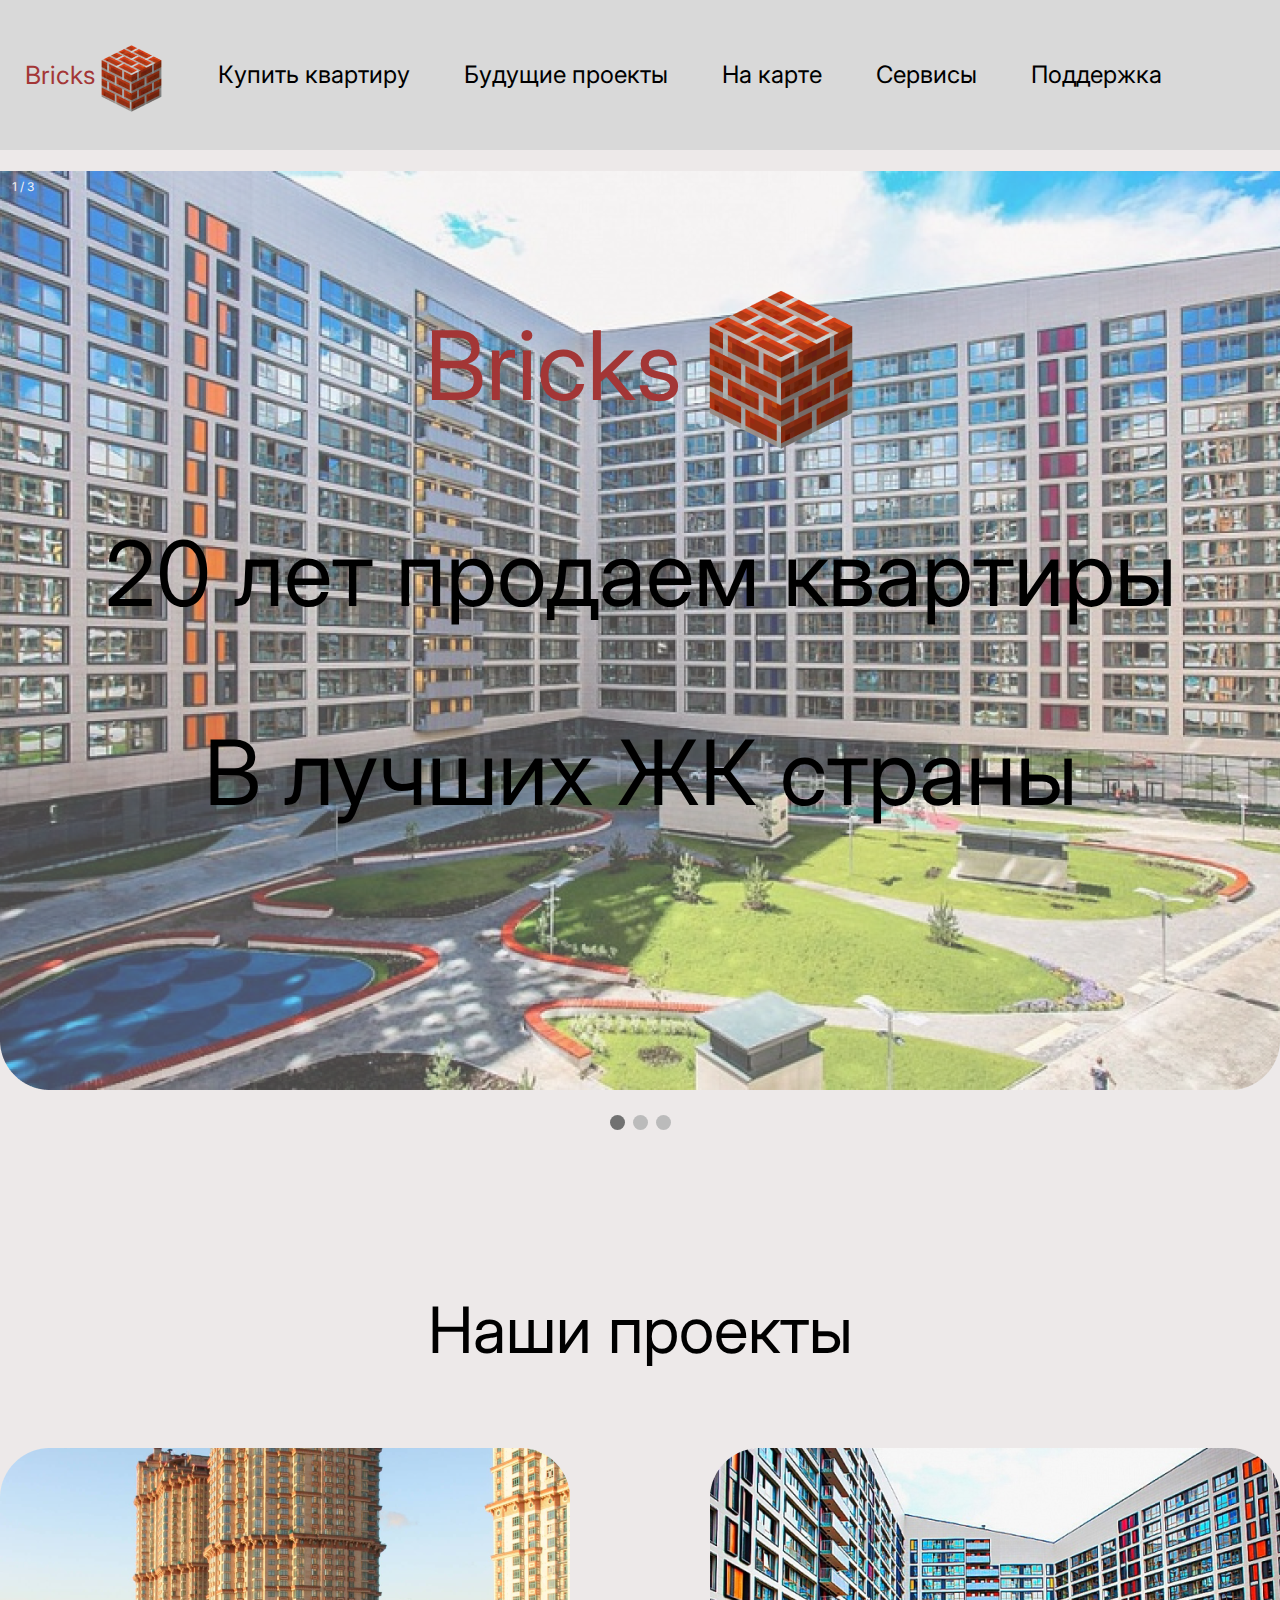
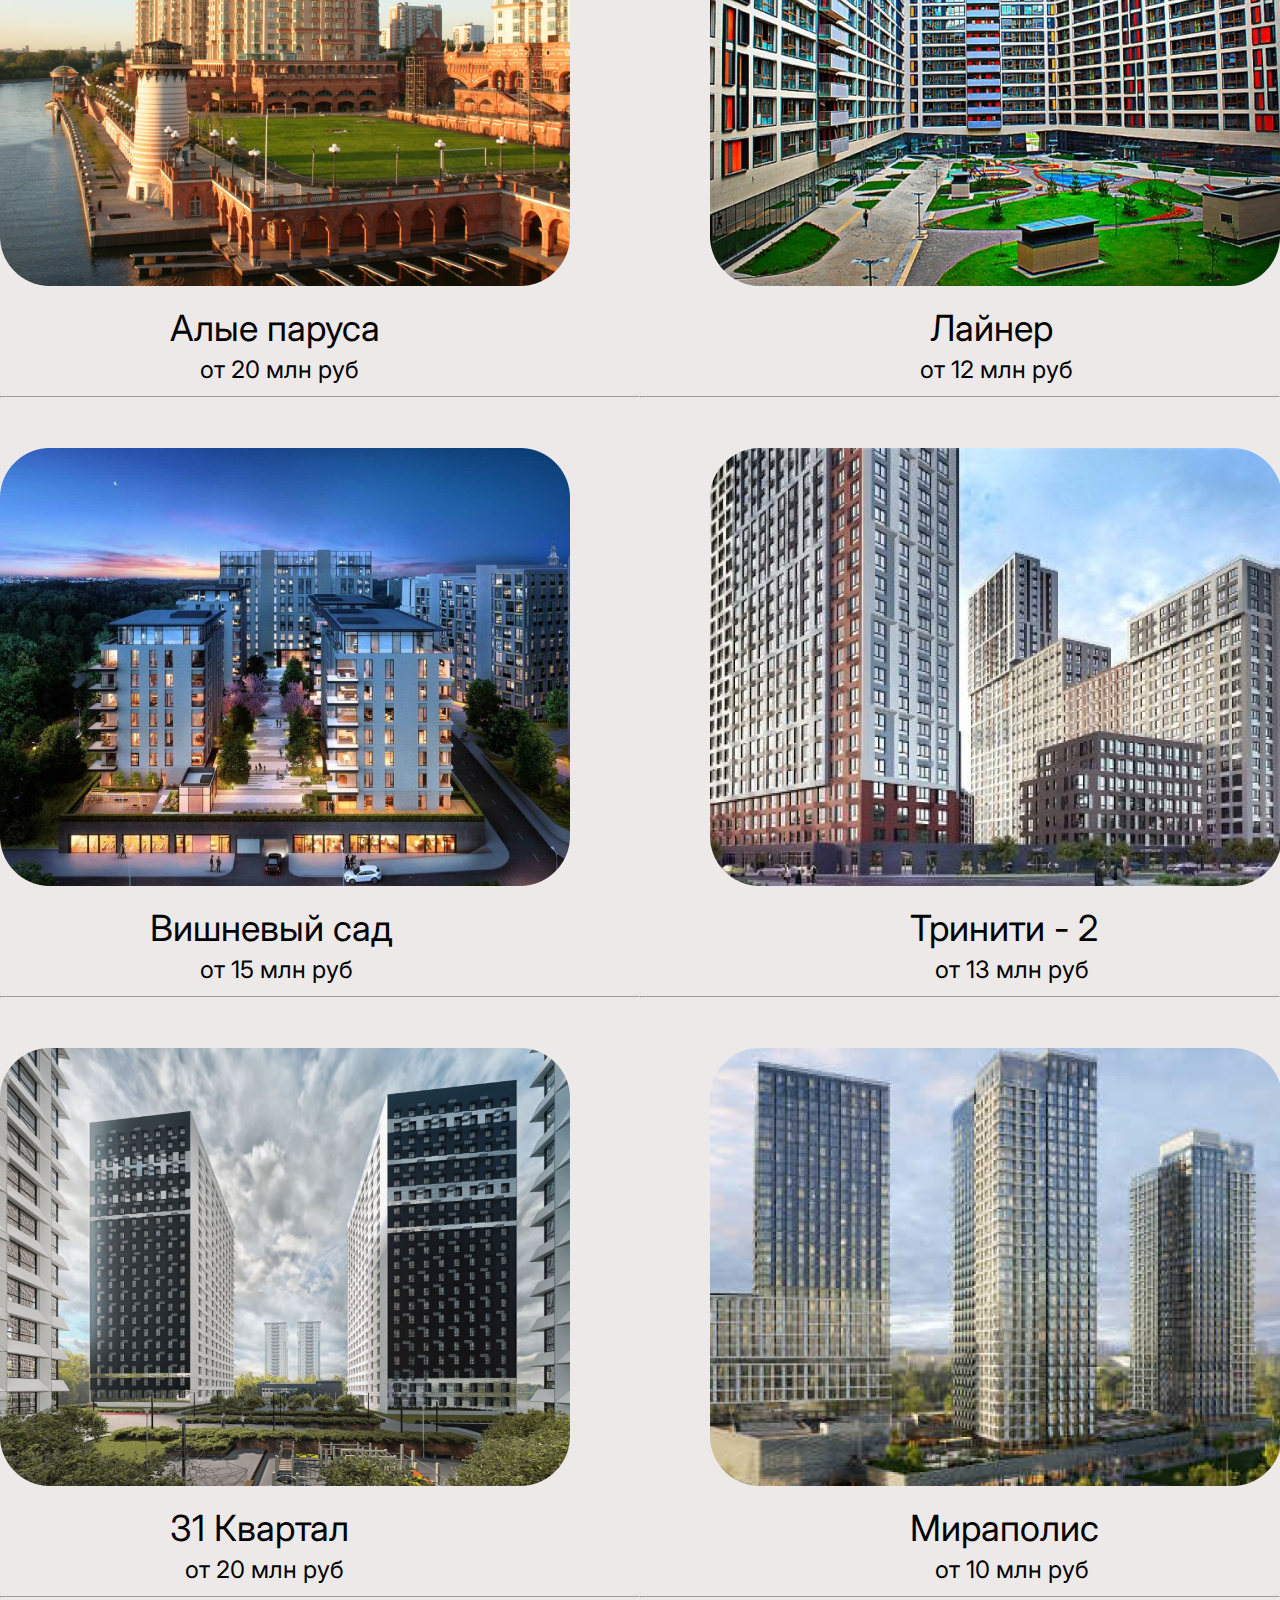
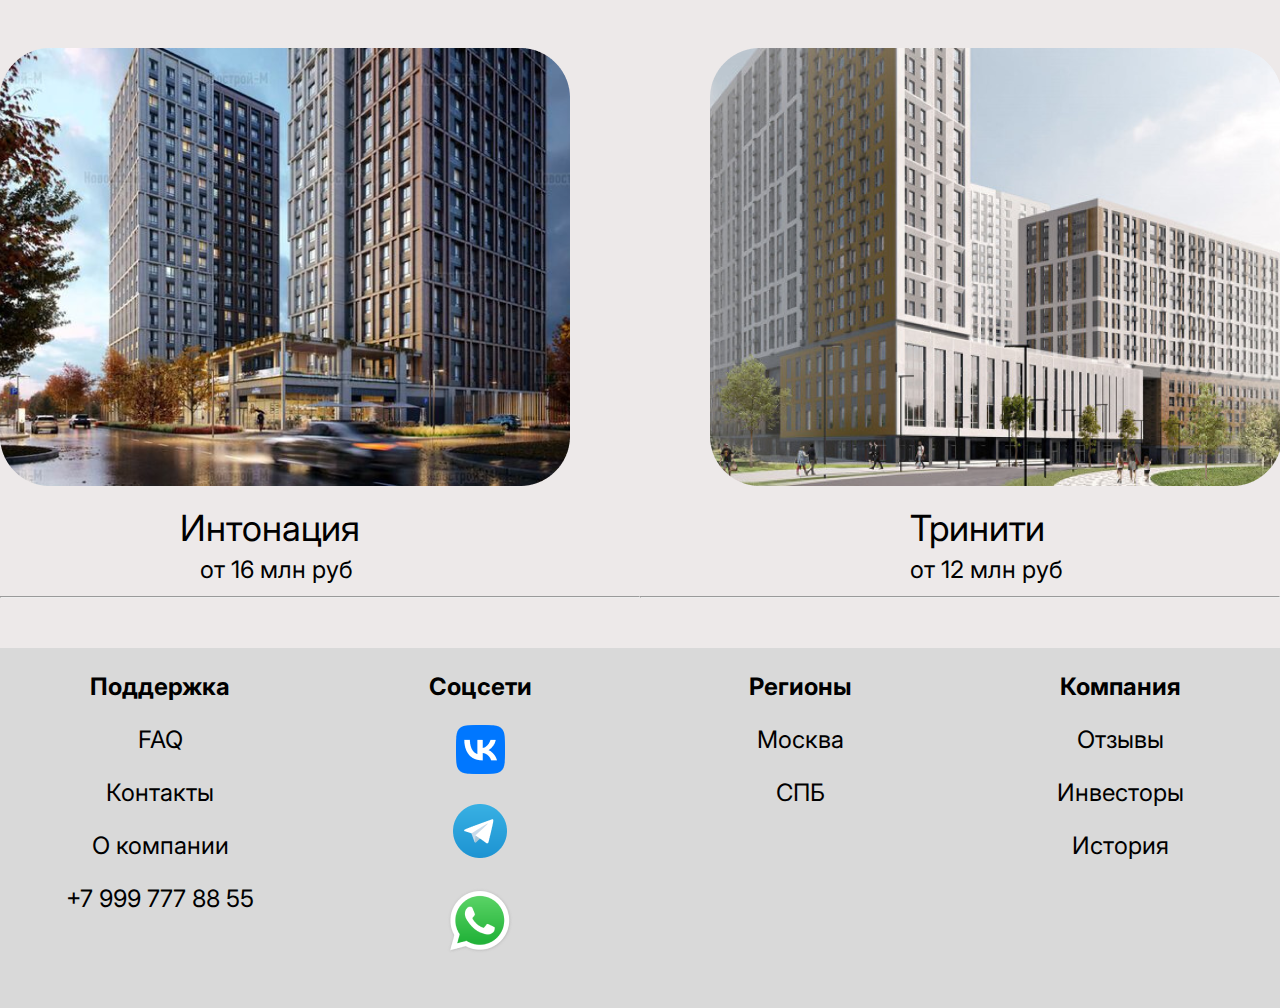
<file: index.html>
<!DOCTYPE html>
<html lang="en">
<head>
    <meta charset="UTF-8">
    <meta name="viewport" content="width=device-width, initial-scale=1.0">
    <title>Bricks</title>
    <link rel="stylesheet" href="main_page/style.css">
    <style>
        @import url('https://fonts.googleapis.com/css2?family=Inter:wght@500&display=swap');
    </style>

</head>
<body>
    

    <div class="block1">

        <div>

            <p class="bricks">Bricks</p>
            <img src="main_page/img/image 1.png" alt="" class="brick">

        </div>

        <nav class="text_head">
            <ul class="text_line">
                <li><a class="rolling-text" href="#"> Купить квартиру</a></li> 
                <li><a class="rolling-text" href="index1.html"> Будущие проекты</a></li> 
                <li><a class="rolling-text" href="index2.html"> На карте</a></li> 
                <li><a class="rolling-text" href="#"> Сервисы</a></li>
                <li><a class="rolling-text" href="#"> Поддержка</a></li>
            </ul> 
        </nav>

        
        <div>

            <div class="slideshow-container">

                <div class="mySlides fade">
                  <div class="numbertext">1 / 3</div>
                  <img src="main_page/img/Rectangle 100.png" >
                
                </div>
                
                <div class="mySlides fade">
                  <div class="numbertext">2 / 3</div>
                  <img src="main_page/img/Rectangle 101.png" >
                
                </div>
                
                <div class="mySlides fade">
                  <div class="numbertext">3 / 3</div>
                  <img src="main_page/img/Rectangle 102.png" >
                
                </div>
                
                
                <br>
                
                <div style="text-align:center">
                  <span class="dot"></span> 
                  <span class="dot"></span> 
                  <span class="dot"></span> 
                </div>
                
                <div class="crimson1">
                    <p class="br">Bricks <img src="main_page/img/image 2.png" alt="" class="brick1"></p>
                    <p class="header">20 лет продаем квартиры</p>
                    <p class="header">В лучших ЖК страны</p>
                
                </div>

            </div>

        </div>


        <p class="projects">Наши проекты</p>

        <div class="block2">

            <div>

                <img src="main_page/img/Rectangle 11 (1).png" alt="">
                <div class="Rectangle1">
                    <p class="words1">Алые паруса</p>
                    <p class="words2">от 20 млн руб</p>
                </div>
                <hr class="liniya">
            </div>

            <div>

                <img src="main_page/img/Rectangle 4 (1).png" alt="" class="rec4">
                <div class="Rectangle1">
                    <p class="words3">Лайнер</p>
                    <p class="words4">от 12 млн руб</p>
                </div>
                <hr class="liniya">
            </div>

            <div>

                <img src="main_page/img/Rectangle 5 (1).png" alt="">
                <div class="Rectangle1">
                    <p class="words5">Вишневый сад</p>
                    <p class="words6">от 15 млн руб</p>
                </div>
                <hr class="liniya">
            </div>

            <div>

                <img src="main_page/img/Rectangle 6 (1).png" alt="" class="rec4">
                <div class="Rectangle1">
                    <p class="words7">Тринити - 2</p>
                    <p class="words8">от 13 млн руб</p>
                </div>
                <hr class="liniya">
            </div>

            <div>

                <img src="main_page/img/Rectangle 7 (1).png" alt="">
                <div class="Rectangle1">
                    <p class="words100">31 Квартал</p>
                    <p class="words9">от 20 млн руб</p>
                </div>
                <hr class="liniya">
            </div>

            <div>

                <img src="main_page/img/Rectangle 8 (1).png" alt="" class="rec4">
                <div class="Rectangle1">
                    <p class="words10">Мираполис</p>
                    <p class="words11">от 10 млн руб</p>
                </div>
                <hr class="liniya">
            </div>

            <div>

                <img src="main_page/img/Rectangle 9 (1).png" alt="">
                <div class="Rectangle1">
                    <p class="words101">Интонация</p>
                    <p class="words12">от 16 млн руб</p>
                </div>
                <hr class="liniya">
            </div>

            <div>

                <img src="main_page/img/Rectangle 10 (1).png" alt="" class="rec4">
                <div class="Rectangle1">
                    <p class="words13">Тринити</p>
                    <p class="words14">от 12 млн руб</p>
                </div>
                <hr class="liniya">
            </div>

        </div>

        <div class="block3">

            <div class="column1">

                <p><b>Поддержка</b></p>
                <p> <a href="#">FAQ</a></p>
                <p> <a href="#">Контакты</a></p>
                <p> <a href="#">О компании</a></p>
                <p> <a href="#">+7 999 777 88 55</a></p>

            </div>

            <div class="column1">

                <p><b>Соцсети</b></p>
                <p><a href="#"><img src="main_page/img/image 2 (1).png" alt=""></a></p>
                <p><a href="#"><img src="main_page/img/image 3.png" alt=""></a></p>
                <p><a href="#"><img src="main_page/img/image 4.png" alt=""></a></p>

            </div>

            <div class="column1">

                <p><b>Регионы</b></p>
                <p> <a href="#">Москва</a></p>
                <p> <a href="#">СПБ</a></p>

            </div>

            <div class="column1">

                <p><b>Компания</b></p>
                <p> <a href="#">Отзывы</a></p>
                <p> <a href="#">Инвесторы</a></p>
                <p> <a href="#">История</a></p>
            </div>

        </div>

    </div>


    <script src="main_page/script.js"></script>

</body>
</html>
</file>
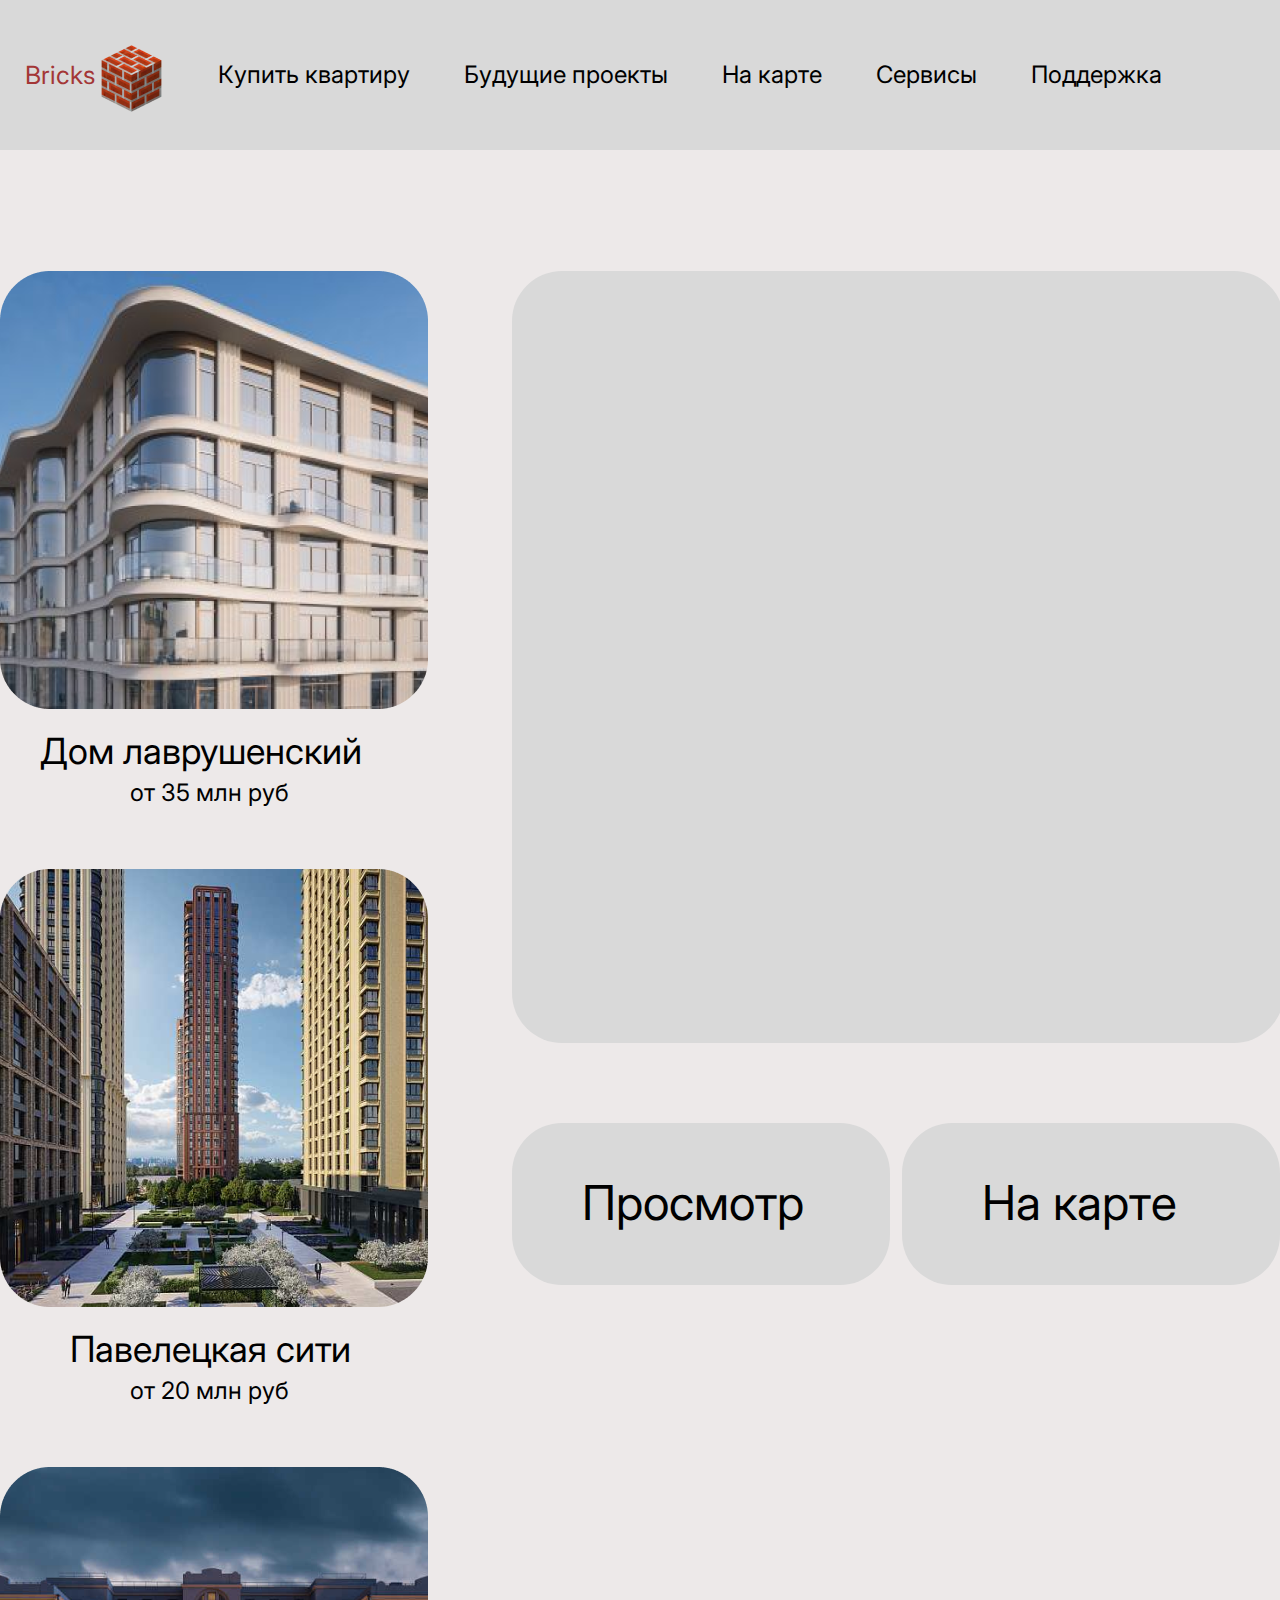
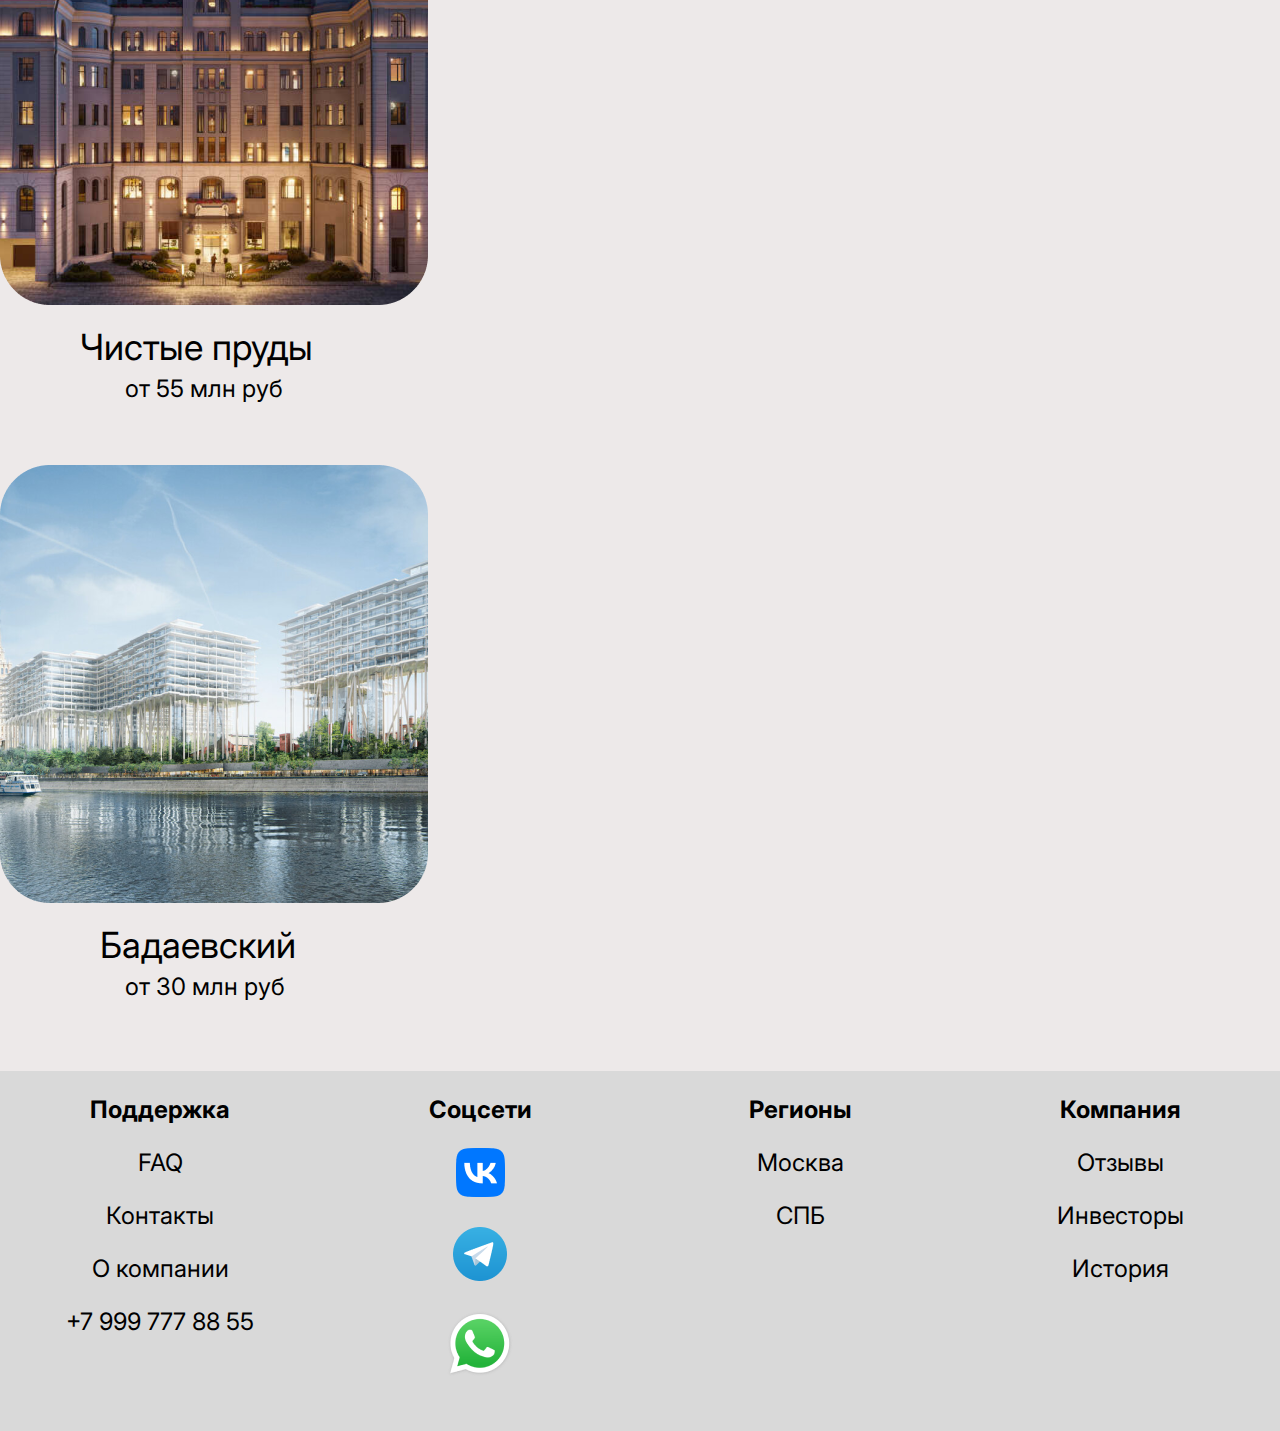
<file: index1.html>
<!DOCTYPE html>
<html lang="en">
<head>
    <meta charset="UTF-8">
    <meta name="viewport" content="width=device-width, initial-scale=1.0">
    <title>Bricks</title>
    <link rel="stylesheet" href="future_projects/style1.css">
    <style>
        @import url('https://fonts.googleapis.com/css2?family=Inter:wght@500&display=swap');
    </style>
</head>
<body>
    <div class="block1">

        <div>

            <p class="bricks">Bricks</p>
            <img src="main_page/img/image 1.png" alt="" class="brick">

        </div>

        <nav class="text_head">
            <ul class="text_line">
                <li><a class="rolling-text" href="index.html"> Купить квартиру</a></li>
                <li><a class="rolling-text" href="#"> Будущие проекты</a></li>
                <li><a class="rolling-text" href="index2.html"> На карте</a></li> 
                <li><a class="rolling-text" href="#"> Сервисы</a></li>
                <li><a class="rolling-text" href="#"> Поддержка</a></li>
            </ul> 
        </nav>
        <div class="block2">

            <div>
    
                <img src="future_projects/imgs/Rectangle 19.png" alt="" id="mainImage">
                <div class="rec1">
                    <p class="words1">Дом лаврушенский</p>
                    <p class="words2">от 35 млн руб</p>
                </div>

                <img src="future_projects/imgs/Rectangle 21.png" alt="" class="range" id="mainImage2">
                <div class="rec1">
                    <p class="words100">Павелецкая сити</p>
                    <p class="words3">от 20 млн руб</p>
                </div>

                <img src="future_projects/imgs/Rectangle 20.png" alt="" class="range" id="mainImage3">
                <div class="rec1">
                    <p class="words4">Чистые пруды</p>
                    <p class="words5">от 55 млн руб</p>
                </div>

                <img src="future_projects/imgs/Rectangle 22.png" alt="" class="range" id="mainImage4">
                <div class="rec1">
                    <p class="words6">Бадаевский</p>
                    <p class="words7">от 30 млн руб</p>
                </div>


            </div>

            <div>

                <div class="big_view" id="preview">

                    

                </div>

                <div class="view">

                    <P class="view1">Просмотр</P>

                </div>

                <div class="on_map">

                    <p class="on_map1">На карте</p>

                </div>

            </div>

    
        </div>

        <div class="block3">

            <div class="column1">

                <p><b>Поддержка</b></p>
                <p> <a href="#">FAQ</a></p>
                <p> <a href="#">Контакты</a></p>
                <p> <a href="#">О компании</a></p>
                <p> <a href="#">+7 999 777 88 55</a></p>

            </div>

            <div class="column1">

                <p><b>Соцсети</b></p>
                <p><a href="#"><img src="main_page/img/image 2 (1).png" alt="vk"></a></p>
                <p><a href="#"><img src="main_page/img/image 3.png" alt="tg"></a></p>
                <p><a href="#"><img src="main_page/img/image 4.png" alt="wt"></a></p>

            </div>

            <div class="column1">

                <p><b>Регионы</b></p>
                <p> <a href="#">Москва</a></p>
                <p> <a href="#">СПБ</a></p>

            </div>

            <div class="column1">

                <p><b>Компания</b></p>
                <p> <a href="#">Отзывы</a></p>
                <p> <a href="#">Инвесторы</a></p>
                <p> <a href="#">История</a></p>
            </div>

        </div>
    </div>

    <script src="future_projects/script1.js"></script>
</body>
</html>
</file>
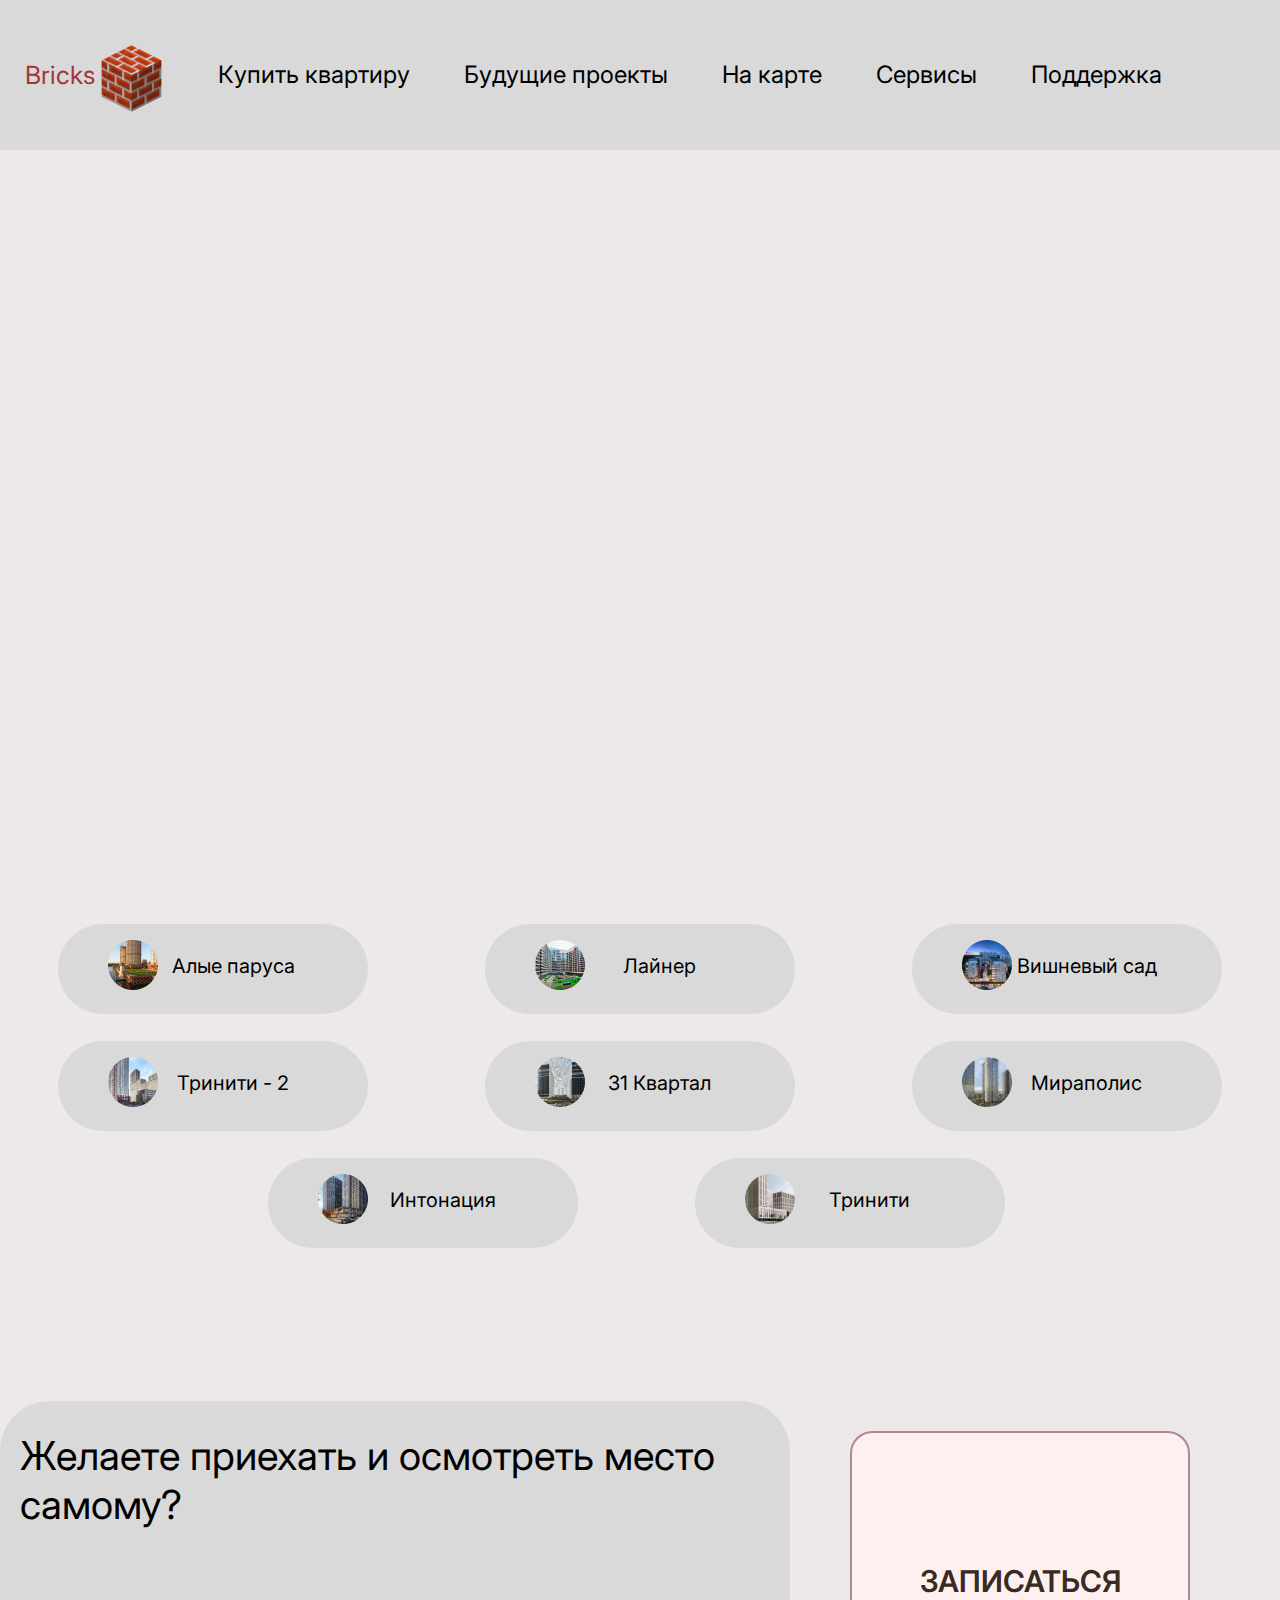
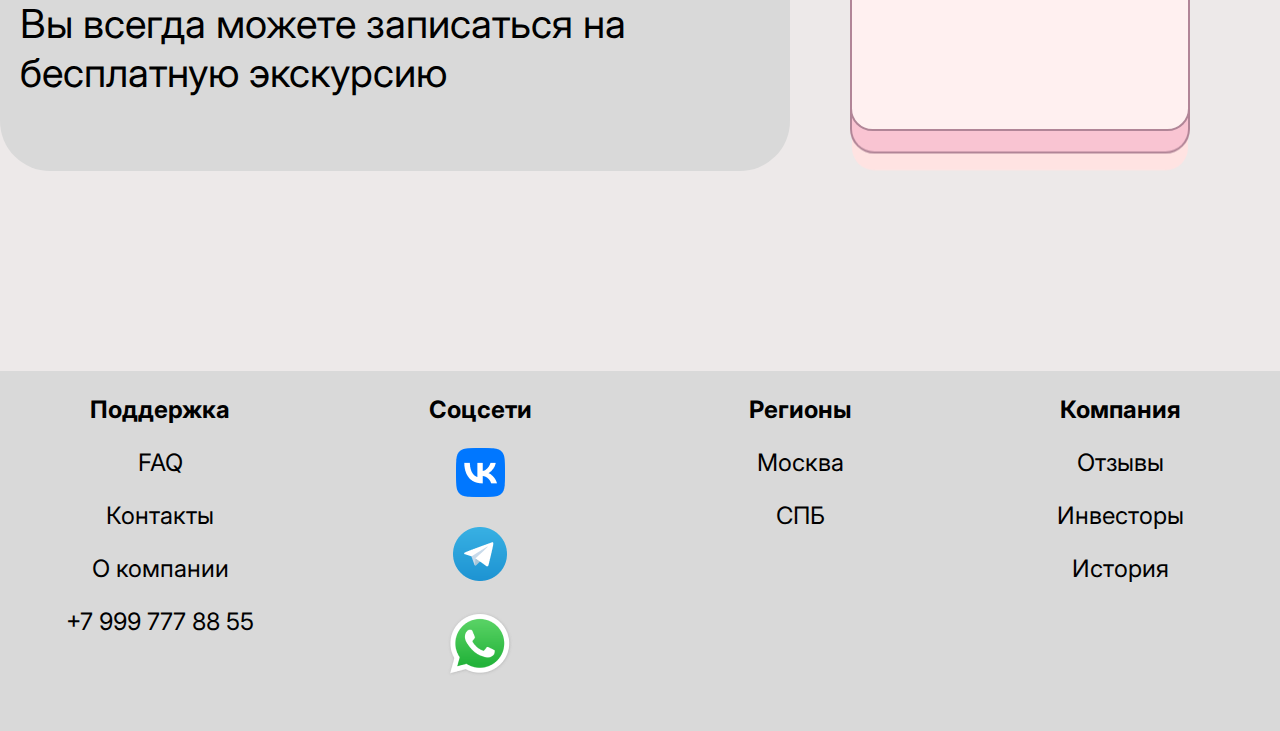
<file: index2.html>
<!DOCTYPE html>
<html lang="en">
<head>
    <meta charset="UTF-8">
    <meta name="viewport" content="width=device-width, initial-scale=1.0">
    <title>Bricks</title>
    <link rel="stylesheet" href="map/style2.css">
    <style>
        @import url('https://fonts.googleapis.com/css2?family=Inter:wght@500&display=swap');
    </style>
</head>
<body>
    <div class="block1">

        <div>

            <p class="bricks">Bricks</p>
            <img src="main_page/img/image 1.png" alt="" class="brick">

        </div>

        <nav class="text_head">
            <ul class="text_line">
                <li><a class="rolling-text" href="index.html"> Купить квартиру</a></li>
                <li><a class="rolling-text" href="index1.html"> Будущие проекты</a></li>
                <li><a class="rolling-text" href="#"> На карте</a></li> 
                <li><a class="rolling-text" href="#"> Сервисы</a></li>
                <li><a class="rolling-text" href="#"> Поддержка</a></li>
            </ul> 
        </nav>

        <div>
            <p class="map"><iframe src="https://yandex.ru/map-widget/v1/?um=constructor%3Af3b3a1835fab42aa63e4e96f1e8d4cc9fb50a94c1f711630302dad0dfe926afb&amp;source=constructor" width="1280" height="720" frameborder="0"></iframe></p>
        </div>


        <div class="list">

            <div class="list1">
                <p class="text"><img src="map/img/Ellipse 1.png" alt=""></p>
                <p class="text1">Алые паруса</p>
            </div>

            <div class="list1">
                <p class="text"><img src="map/img/Ellipse 2.png" alt=""></p>
                <p class="text1">Лайнер</p>
            </div>

            <div class="list1">
                <p class="text"><img src="map/img/Ellipse 3.png" alt=""></p>
                <p class="text1">Вишневый сад</p>
            </div>

            <div class="list1">
                <p class="text"><img src="map/img/Ellipse 4.png" alt=""></p>
                <p class="text1">Тринити - 2</p>
            </div>

            <div class="list1">
                <p class="text"><img src="map/img/Ellipse 5.png" alt=""></p>
                <p class="text1">31 Квартал</p>
            </div>

            <div class="list1">
                <p class="text"><img src="map/img/Ellipse 6.png" alt=""></p>
                <p class="text1">Мираполис</p>
            </div>

            <div class="list2">
                <p class="text"><img src="map/img/Ellipse 7.png" alt=""></p>
                <p class="text1">Интонация</p>
            </div>

            <div class="list2">
                <p class="text"><img src="map/img/Ellipse 8.png" alt=""></p>
                <p class="text1">Тринити</p>
            </div>

        </div>

        <div class="excursion">

            <p class="text2">Желаете приехать и осмотреть место самому?</p>
            <p class="text3">Вы всегда можете записаться на бесплатную экскурсию</p>
            
        </div>

        <button class="btn">Записаться</button>

        <div class="block3">

            <div class="column1">

                <p><b>Поддержка</b></p>
                <p> <a href="#">FAQ</a></p>
                <p> <a href="#">Контакты</a></p>
                <p> <a href="#">О компании</a></p>
                <p> <a href="#">+7 999 777 88 55</a></p>

            </div>

            <div class="column1">

                <p><b>Соцсети</b></p>
                <p><a href="#"><img src="main_page/img/image 2 (1).png" alt="vk"></a></p>
                <p><a href="#"><img src="main_page/img/image 3.png" alt="tg"></a></p>
                <p><a href="#"><img src="main_page/img/image 4.png" alt="wt"></a></p>

            </div>

            <div class="column1">

                <p><b>Регионы</b></p>
                <p> <a href="#">Москва</a></p>
                <p> <a href="#">СПБ</a></p>

            </div>

            <div class="column1">

                <p><b>Компания</b></p>
                <p> <a href="#">Отзывы</a></p>
                <p> <a href="#">Инвесторы</a></p>
                <p> <a href="#">История</a></p>
            </div>

        </div>


    </div>




    <script>
        //text effect
        let elements = document.querySelectorAll('.rolling-text');

        elements.forEach(element => {
            let innerText = element.innerText;
            element.innerHTML = '';

            let textContainer = document.createElement('div');
            textContainer.classList.add('block');
            
            for (let letter of innerText) {
                let span = document.createElement('span');
                span.innerText = letter.trim() === '' ? '\xa0': letter;
                span.classList.add('letter');
                textContainer.appendChild(span);
            }

            element.appendChild(textContainer);
            element.appendChild(textContainer.cloneNode(true));
        });

        setTimeout(() => {
            elements.forEach(element => {
                element.classList.add('play');
            })
        }, 600);

        elements.forEach(element => {
            element.addEventListener('mouseover', () => {
                element.classList.remove('play');
            });
        });
    </script>
</body>
</html>
</file>
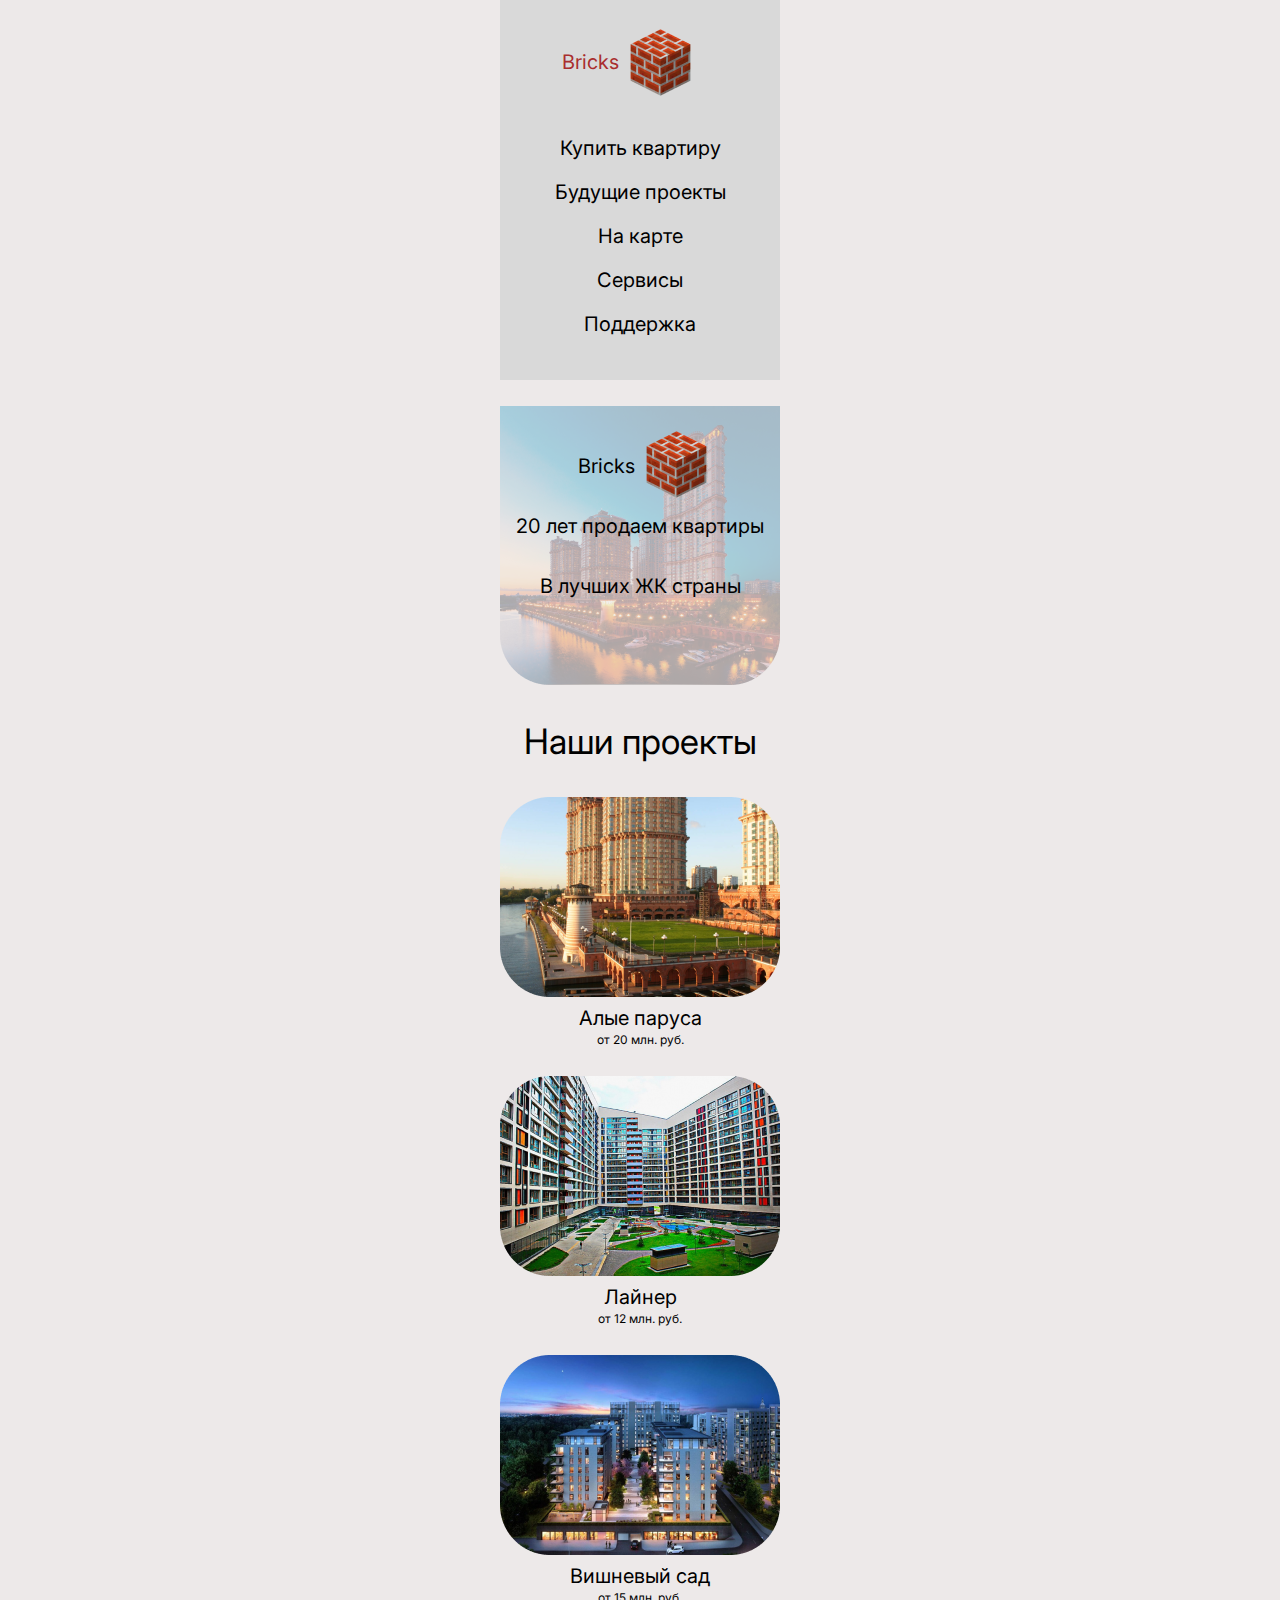
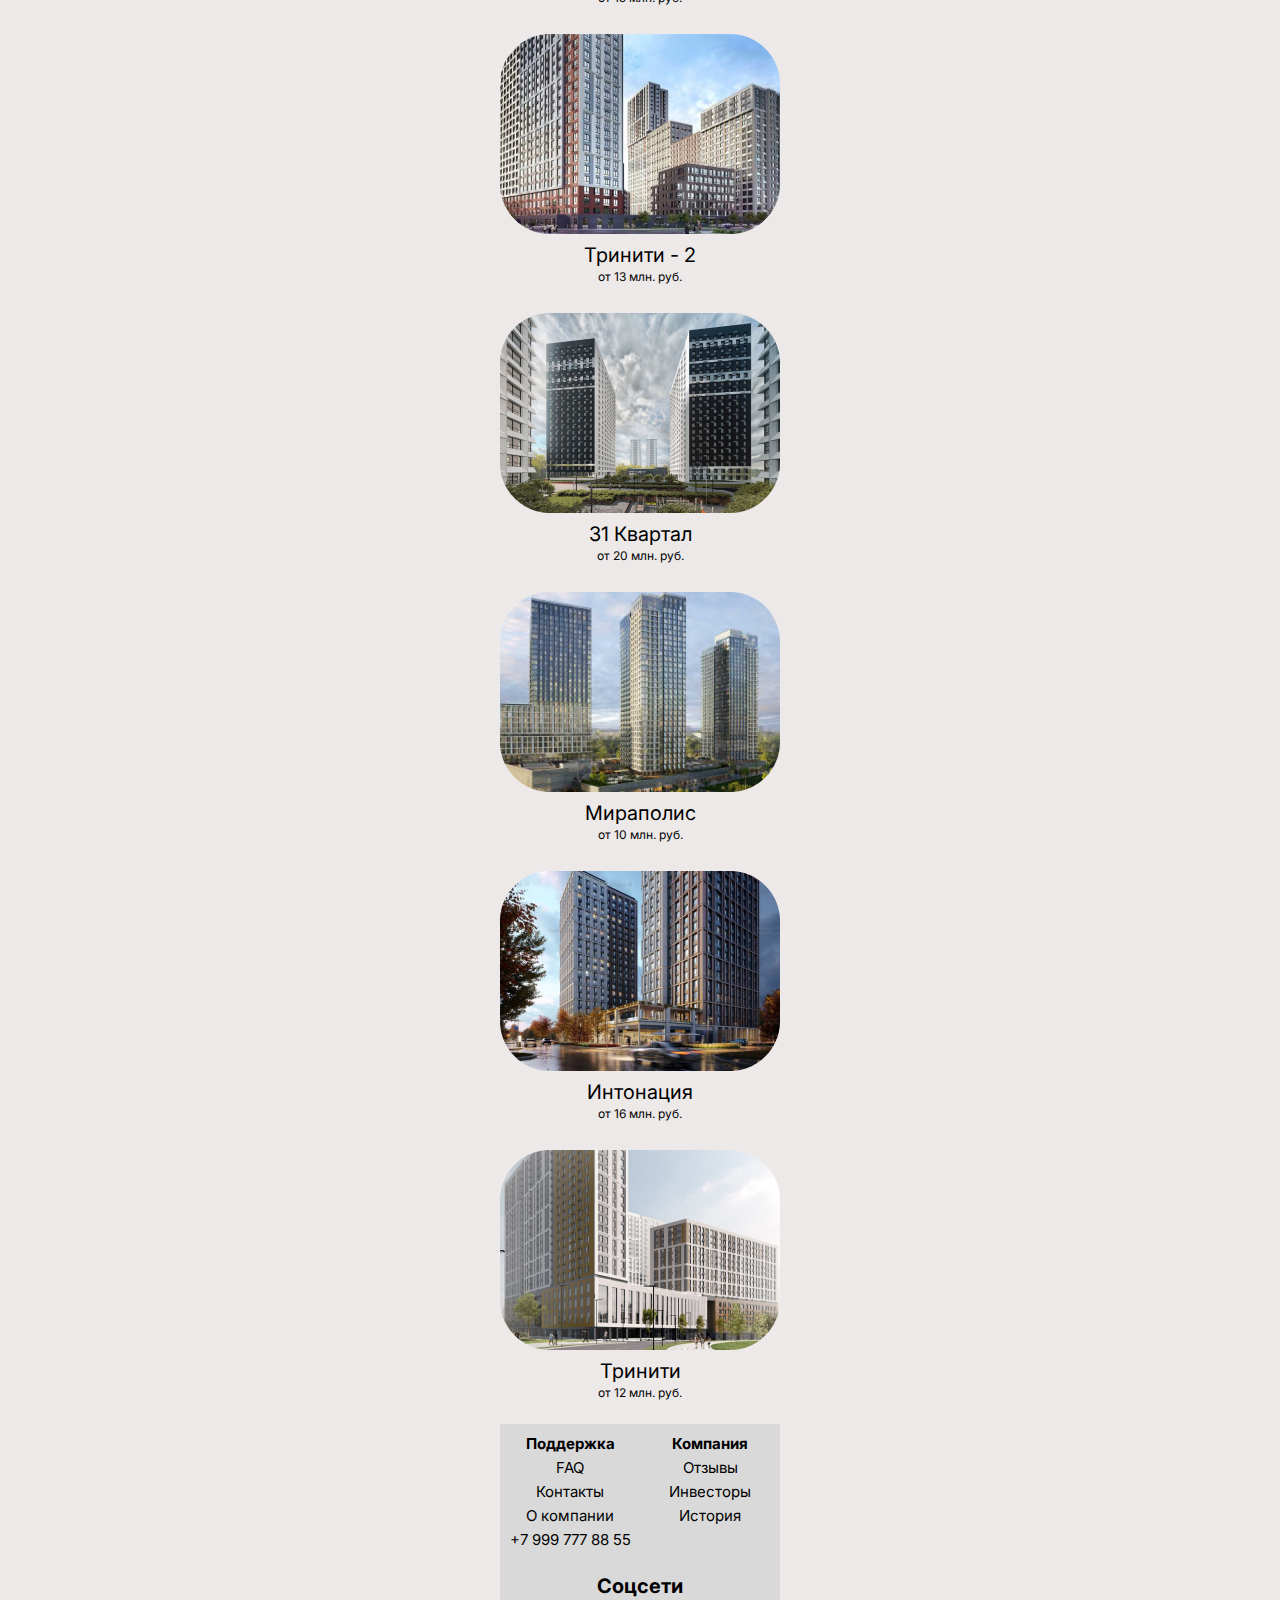
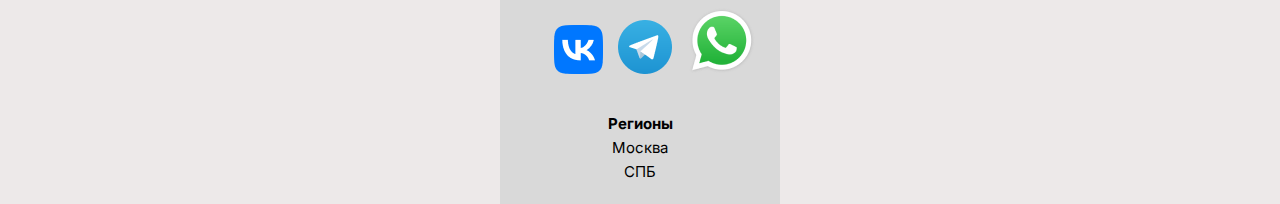
<file: index3.html>
<!DOCTYPE html>
<html lang="en">
<head>
    <meta charset="UTF-8">
    <meta name="viewport" content="width=device-width, initial-scale=1.0">
    <title>Bricks</title>
    <link rel="stylesheet" href="/mobile/style3.css">
    <style>
        @import url('https://fonts.googleapis.com/css2?family=Inter:wght@500&display=swap');
    </style>
</head>
<body>
    
    <div class="header">

        <p class="text">Bricks</p>
        <p class="brick"><img src="/mobile/img/image 2 (2).png" alt=""></p>
        <p><a class="rolling-text" href="#"> Купить квартиру</a></p>
        <p><a class="rolling-text" href="#"> Будущие проекты</a></p>
        <p><a class="rolling-text" href="#"> На карте</a></p>
        <p><a class="rolling-text" href="#"> Сервисы</a></p>
        <p><a class="rolling-text" href="#"> Поддержка</a></p>

        <div class="crimson">

            <p>Bricks <img src="/mobile/img/image 2 (2).png" alt="" class="kirpich"></p>
            <p>20 лет продаем квартиры</p>
            <p>В лучших ЖК страны</p>

        </div>

        <p class="projects">Наши проекты</p>

        <div class="blocks">
            <img src="/mobile/img/Rectangle 12 (2).png" alt="">
            <p>Алые паруса</p>
            <p class="small-text">от 20 млн. руб.</p>
        </div>

        <div class="blocks">
            <img src="/mobile/img/Rectangle 12 (3).png" alt="">
            <p>Лайнер</p>
            <p class="small-text">от 12 млн. руб.</p>
        </div>
        
        <div class="blocks">
            <img src="/mobile/img/Rectangle 12 (4).png" alt="">
            <p>Вишневый сад</p>
            <p class="small-text">от 15 млн. руб.</p>
        </div>

        <div class="blocks">
            <img src="/mobile/img/Rectangle 12 (5).png" alt="">
            <p>Тринити - 2</p>
            <p class="small-text">от 13 млн. руб.</p>
        </div>

        <div class="blocks">
            <img src="/mobile/img/Rectangle 12 (6).png" alt="">
            <p>31 Квартал</p>
            <p class="small-text">от 20 млн. руб.</p>
        </div>

        <div class="blocks">
            <img src="/mobile/img/Rectangle 12 (7).png" alt="">
            <p>Мираполис</p>
            <p class="small-text">от 10 млн. руб.</p>
        </div>

        <div class="blocks">
            <img src="/mobile/img/Rectangle 12 (8).png" alt="">
            <p>Интонация</p>
            <p class="small-text">от 16 млн. руб.</p>
        </div>

        <div class="blocks">
            <img src="/mobile/img/Rectangle 12 (9).png" alt="">
            <p>Тринити</p>
            <p class="small-text">от 12 млн. руб.</p>
        </div>

        <div class="footer">    

            <div class="half">

                <div>

                    <p><b>Поддержка</b></p>
                    <p> <a href="#">FAQ</a></p>
                    <p> <a href="#">Контакты</a></p>
                    <p> <a href="#">О компании</a></p>
                    <p> <a href="#">+7 999 777 88 55</a></p>

                </div>

                <div>

                    <p><b>Компания</b></p>
                    <p> <a href="#">Отзывы</a></p>
                    <p> <a href="#">Инвесторы</a></p>
                    <p> <a href="#">История</a></p>
    
                </div>

            </div>

            <p class="social"><b>Соцсети</b></p>

            <nav class="imgs">
                <ul>
                    <li><a class="rolling-text" href="#"> <img src="/mobile/img/image 5555.png" alt=""></a></li> 
                    <li><a class="rolling-text" href="#"><img src="/mobile/img/image 5.png" alt=""></a></li> 
                    <li><a class="rolling-text" href="#"><img src="/mobile/img/image 5 (1).png" alt=""></a></li> 
                </ul> 
            </nav>

        </div>

        <div class="regions">

            <p><b>Регионы</b></p>
            <p>Москва</p>
            <p>СПБ</p>

        </div>



    </div>


</body>
</html>
</file>
<file: main_page/style.css>
.block1{
    background-color: rgb(217, 217, 217);
    width: 1280px;
    height: 150px;
    margin: auto;
}



body{
    margin: 0;
    background-color: rgb(237,233,233);
    font-family: 'Inter', sans-serif;
}

.block1 ul{ 
    text-align: center;
    
    padding: 0;
    
}

li{ 
    display: inline; 
    margin-right: 50px; 
    font-size: 24px; 
}

a{
    text-decoration: none;
    color: black;
}

.brick{
    margin-left: 100px;
    position: relative;
    bottom: 45px;
}

.bricks{
    padding-top: 60px;
    font-size: 25px;
    margin: 0;
    margin-left: 25px;
    color: #a33636;
}

.text_head{
    position: relative;
    bottom: 115px;
    margin-left: 150px;
}

/* Slideshow container */
.slideshow-container {
  width: 1280px;
  height: 920px;
  position: relative;
  margin: auto;
  bottom: 100px;
}

/* Caption text */
.text {
  color: #f2f2f2;
  font-size: 15px;
  padding: 8px 12px;
  position: absolute;
  bottom: 8px;
  width: 100%;
  text-align: center;
}

/* Number text (1/3 etc) */
.numbertext {
  color: #f2f2f2;
  font-size: 12px;
  padding: 8px 12px;
  position: absolute;
  top: 0;
}

/* The dots/bullets/indicators */
.dot {
  height: 15px;
  width: 15px;
  margin: 0 2px;
  background-color: #bbb;
  border-radius: 50%;
  display: inline-block;
  transition: background-color 0.6s ease;
}

.active {
  background-color: #717171;
}

/* Fading animation */
.fade {
  animation-name: fade;
  animation-duration: 2s;
}

@keyframes fade {
  from {opacity: .4} 
  to {opacity: 1}
}

.crimson1{
  position: relative;
	bottom: 990px;

  width: 1280px;
  height: 920px;
  text-align: center;
	margin: auto;
}

.header{
  font-size: 90px;
}


.br{
  font-size: 96px;
  color: #a33636;
}

.brick1{
  position: relative;
  top: 50px;
}

.header{
  font-size: 90px;
  color: rgb(0, 0, 0);
}

.projects{
    text-align: center;
    font-size: 64px;
    margin: 20px;
    margin-top: 100px;
}

.block2{
    display: grid;
    grid-template-columns: 50% 50%;
    grid-template-rows: 25% 25% 25% 25%;
    height: 2400px;
    background-color: rgb(237,233,233);
    margin-top: 80px;

}

.Rectangle1{
    margin-left: 120px;
    line-height: 5px;
    
}


.words1{
    font-size: 36px;
    margin-left: 50px;
}
.words2{
    font-size: 24px;
    margin-left: 80px;
}

.liniya{
    color: rgb(0, 0, 0);
}

.rec4{
    margin-left: 70px;
}

.words3{
    font-size: 36px;
    margin-left: 170px;
}

.words4{
    font-size: 24px;
    margin-left: 160px;
}

.words5{
    font-size: 36px;
    margin-left: 30px;
}
.words6{
    font-size: 24px;
    margin-left: 80px;
}

.words7{
    font-size: 36px;
    margin-left: 150px;
}

.words8{
    font-size: 24px;
    margin-left: 175px;
}

.words100{
    font-size: 36px;
    margin-left: 50px;
}

.words9{
    font-size: 24px;
    margin-left: 65px;
}

.words10{
    font-size: 36px;
    margin-left: 150px;
}

.words11{
    font-size: 24px;
    margin-left: 175px;
}

.words101{
    font-size: 36px;
    margin-left: 60px;
}

.words12{
    font-size: 24px;
    margin-left: 80px;
}

.words13{
    font-size: 36px;
    margin-left: 150px;
}

.words14{
    font-size: 24px;
    margin-left: 150px;
}

.block3{
    width: 1280px;
    height: 360px;
    background-color: rgb(217, 217, 217);
    display: grid;
    grid-template-columns: 25% 25% 25% 25%;
}

.column1{
    text-align: center;
    font-size: 24px;
}








.rolling-text {
    display: inline-block;
    font-family: "inter";
    font-size: 24px;
    line-height: 72px;
    height: 72px;
    text-decoration: none;
    overflow: hidden;
    color: #a33636;
    position: relative;
    bottom: 23px;
  }
  .rolling-text:hover .letter, .rolling-text.play .letter {
    transform: translateY(-100%);
  }
  .rolling-text .block:last-child {
    color: #000000;
  }
  .rolling-text .letter {
    display: inline-block;
    transition: transform 0.6s cubic-bezier(0.76, 0, 0.24, 1);
  }
  
  .letter:nth-child(1) {
    transition-delay: 0s;
  }
  
  .letter:nth-child(2) {
    transition-delay: 0.015s;
  }
  
  .letter:nth-child(3) {
    transition-delay: 0.03s;
  }
  
  .letter:nth-child(4) {
    transition-delay: 0.045s;
  }
  
  .letter:nth-child(5) {
    transition-delay: 0.06s;
  }
  
  .letter:nth-child(6) {
    transition-delay: 0.075s;
  }
  
  .letter:nth-child(7) {
    transition-delay: 0.09s;
  }
  
  .letter:nth-child(8) {
    transition-delay: 0.105s;
  }
  
  .letter:nth-child(9) {
    transition-delay: 0.12s;
  }
  
  .letter:nth-child(10) {
    transition-delay: 0.135s;
  }
  
  .letter:nth-child(11) {
    transition-delay: 0.15s;
  }
  
  .letter:nth-child(12) {
    transition-delay: 0.165s;
  }
  
  .letter:nth-child(13) {
    transition-delay: 0.18s;
  }
  
  .letter:nth-child(14) {
    transition-delay: 0.195s;
  }
  
  .letter:nth-child(15) {
    transition-delay: 0.21s;
  }
  
  .letter:nth-child(16) {
    transition-delay: 0.225s;
  }
  
  .letter:nth-child(17) {
    transition-delay: 0.24s;
  }
  
  .letter:nth-child(18) {
    transition-delay: 0.255s;
  }
  
  .letter:nth-child(19) {
    transition-delay: 0.27s;
  }
  
  .letter:nth-child(20) {
    transition-delay: 0.285s;
  }
  
  .letter:nth-child(21) {
    transition-delay: 0.3s;
  }
</file>
<file: future_projects/style1.css>
.block1{
    background-color: rgb(217, 217, 217);
    width: 1280px;
    height: 150px;
    margin: auto;
}



body{
    margin: 0;
    background-color: rgb(237,233,233);
    font-family: 'Inter', sans-serif;
}

.block1 ul{ 
    text-align: center;
    
    padding: 0;
    
}


li{ 
    display: inline; 
    margin-right: 50px; 
    font-size: 24px; 
}   


a{
    text-decoration: none;
    color: black;
}

.brick{
    margin-left: 100px;
    position: relative;
    bottom: 45px;
    
}

.bricks{
    padding-top: 60px;
    font-size: 25px;
    margin: 0;
    margin-left: 25px;
    color: #a33636;
}

.text_head{
    position: relative;
    bottom: 115px;
    margin-left: 150px;
}

.block2{
    display: grid;
    grid-template-columns: 40% 60%;
    width: 1280px;
    height: 2400px;
}

.rec1{
    line-height: 5px;
    margin-left: 70px;
}

.words1{
    font-size: 36px;
    position: relative;
    right: 30px;
}

.words2{
    font-size: 24px;
    margin-left: 60px;
}

.words100{
    font-size: 36px;
}

.words3{
    font-size: 24px;
    margin-left: 60px;
}

.words4{
    font-size: 36px;
    margin-left: 10px;
}

.words5{
    font-size: 24px;
    margin-left: 55px;
}

.words6{
    font-size: 36px;
    margin-left: 30px;
}

.words7{
    font-size: 24px;
    margin-left: 55px;
}

.range{
    margin-top: 50px;
}

.big_view{
    width: 772px;
    height: 772px;
    background-color: rgb(217, 217, 217);
    border-radius: 50px;
}

.view{
    width: 378px;
    height: 162px;
    background-color: rgb(217, 217, 217);
    border-radius: 50px;
    margin-top: 80px;
}

.on_map{
    width: 378px;
    height: 162px;
    background-color: rgb(217, 217, 217);
    border-radius: 50px;
    margin-left: 390px;
    position: relative;
    bottom: 210px;
}

.view1{
    font-size: 48px;
    margin-left: 70px;
    position: relative;
    top: 50px;
}

.on_map1{
    font-size: 48px;
    margin-left: 80px;
    position: relative;
    top: 50px;
}

.block3{
  width: 1280px;
  height: 360px;
  background-color: rgb(217, 217, 217);
  display: grid;
  grid-template-columns: 25% 25% 25% 25%;

}

.column1{
  text-align: center;
  font-size: 24px;
}


.rolling-text {
    display: inline-block;
    font-family: "inter";
    font-size: 24px;
    line-height: 72px;
    height: 72px;
    text-decoration: none;
    overflow: hidden;
    color: #a33636;
    position: relative;
    bottom: 23px;
  }
  .rolling-text:hover .letter, .rolling-text.play .letter {
    transform: translateY(-100%);
  }
  .rolling-text .block:last-child {
    color: #000000;
  }
  .rolling-text .letter {
    display: inline-block;
    transition: transform 0.6s cubic-bezier(0.76, 0, 0.24, 1);
  }
  
  .letter:nth-child(1) {
    transition-delay: 0s;
  }
  
  .letter:nth-child(2) {
    transition-delay: 0.015s;
  }
  
  .letter:nth-child(3) {
    transition-delay: 0.03s;
  }
  
  .letter:nth-child(4) {
    transition-delay: 0.045s;
  }
  
  .letter:nth-child(5) {
    transition-delay: 0.06s;
  }
  
  .letter:nth-child(6) {
    transition-delay: 0.075s;
  }
  
  .letter:nth-child(7) {
    transition-delay: 0.09s;
  }
  
  .letter:nth-child(8) {
    transition-delay: 0.105s;
  }
  
  .letter:nth-child(9) {
    transition-delay: 0.12s;
  }
  
  .letter:nth-child(10) {
    transition-delay: 0.135s;
  }
  
  .letter:nth-child(11) {
    transition-delay: 0.15s;
  }
  
  .letter:nth-child(12) {
    transition-delay: 0.165s;
  }
  
  .letter:nth-child(13) {
    transition-delay: 0.18s;
  }
  
  .letter:nth-child(14) {
    transition-delay: 0.195s;
  }
  
  .letter:nth-child(15) {
    transition-delay: 0.21s;
  }
</file>
<file: map/style2.css>
.block1{
    background-color: rgb(217, 217, 217);
    width: 1280px;
    height: 150px;
    margin: auto;
}



body{
    margin: 0;
    background-color: rgb(237,233,233);
    font-family: "inter";
}

.block1 ul{ 
    text-align: center;
    
    padding: 0;
    
}


li{ 
    display: inline; 
    margin-right: 50px; 
    font-size: 24px; 
}   


a{
    text-decoration: none;
    color: black;
}

.brick{
    margin-left: 100px;
    position: relative;
    bottom: 45px;
}

.bricks{
    padding-top: 60px;
    font-size: 25px;
    margin: 0;
    margin-left: 25px;
    color: #a33636;
}

.text_head{
    position: relative;
    bottom: 115px;
    margin-left: 150px;
}

.map{
    text-align: center;
    position: relative;
    bottom: 100px;
}

.list{
  display: grid;
  height: 350px;
  width: 1280px;
  position: relative;
  bottom: 100px;
  grid-template-columns: 1fr 1fr 1fr;
  grid-template-rows: 1fr 1fr 1fr;
}

.list1{
  width: 310px;
  height: 90px;
  background-color: #D9D9D9;
  border-radius: 50px;
  margin: auto;
}

.text{
  margin-left: 50px;
}

.text1{
  position: relative;
  left: 20px;
  bottom: 60px;
  font-size: 20px;
  text-align: center;
}

.list2{
  width: 310px;
  height: 90px;
  background-color: #D9D9D9;
  border-radius: 50px;
  margin: auto;
  position: relative;
  left: 210px;
}

.excursion{
  width: 790px;
  height: 370px;
  border-radius: 50px;
  background-color: #D9D9D9;
}

.text2{
  font-size: 40px;
  position: relative;
  top: 30px;
  left: 20px;
}

.text3{
  font-size: 40px;
  position: relative;
  top: 60px;
  left: 20px;
}

.btn{
  border-radius: 50%;
  width: 340px;
  height: 300px;
  position: relative;
  left: 850px;
  bottom: 340px;
  font-size: 30px;
  background-color: #DECCCC;
  border: none;
}

button {
  position: relative;
  display: inline-block;
  cursor: pointer;
  outline: none;
  border: 0;
  vertical-align: middle;
  text-decoration: none;
  font-size: inherit;
  font-family: inherit;
}
button.btn {
  font-weight: 600;
  color: #382b22;
  text-transform: uppercase;
  padding: 1.25em 2em;
  background: #fff0f0;
  border: 2px solid #b18597;
  border-radius: 0.75em;
  transition: transform 0.15s;
  transform-style: preserve-3d;
}
button.btn::before {
  position: absolute;
  content: "";
  width: 100%;
  height: 100%;
  top: 0;
  left: 0;
  right: 0;
  bottom: 0;
  background: #f9c4d2;
  border-radius: inherit;
  box-shadow: 0 0 0 2px #b18597, 0 0.625em 0 0 #ffe3e2;
  transform: translate3d(0, 0.75em, -1em);
  transition: transform 0.15s, box-shadow 0.15s;
}

button.btn:hover {
  background: #ffe9e9;
  transform: translate(0, 0.25em);
}
button.btn:hover::before {
  box-shadow: 0 0 0 2px #b18597, 0 0.5em 0 0 #ECC3C3;
  transform: translate3d(0, 0.5em, -1em);
}
button.btn:active {
  background: #ffe9e9;
  transform: translate(0em, 0.75em);
}
button.btn:active::before {
  box-shadow: 0 0 0 2px #b18597, 0 0 #ffe3e2;
  transform: translate3d(0, 0, -1em);
}

.block3{
  width: 1280px;
  height: 360px;
  background-color: rgb(217, 217, 217);
  display: grid;
  grid-template-columns: 25% 25% 25% 25%;
  position: relative;
  bottom: 100px;
}

.column1{
  text-align: center;
  font-size: 24px;
}













.rolling-text {
    display: inline-block;
    font-family: "inter";
    font-size: 24px;
    line-height: 72px;
    height: 72px;
    text-decoration: none;
    overflow: hidden;
    color: #a33636;
    position: relative;
    bottom: 23px;
  }
  .rolling-text:hover .letter, .rolling-text.play .letter {
    transform: translateY(-100%);
  }
  .rolling-text .block:last-child {
    color: #000000;
  }
  .rolling-text .letter {
    display: inline-block;
    transition: transform 0.6s cubic-bezier(0.76, 0, 0.24, 1);
  }
  
  .letter:nth-child(1) {
    transition-delay: 0s;
  }
  
  .letter:nth-child(2) {
    transition-delay: 0.015s;
  }
  
  .letter:nth-child(3) {
    transition-delay: 0.03s;
  }
  
  .letter:nth-child(4) {
    transition-delay: 0.045s;
  }
  
  .letter:nth-child(5) {
    transition-delay: 0.06s;
  }
  
  .letter:nth-child(6) {
    transition-delay: 0.075s;
  }
  
  .letter:nth-child(7) {
    transition-delay: 0.09s;
  }
  
  .letter:nth-child(8) {
    transition-delay: 0.105s;
  }
  
  .letter:nth-child(9) {
    transition-delay: 0.12s;
  }
  
  .letter:nth-child(10) {
    transition-delay: 0.135s;
  }
  
  .letter:nth-child(11) {
    transition-delay: 0.15s;
  }
  
  .letter:nth-child(12) {
    transition-delay: 0.165s;
  }
  
  .letter:nth-child(13) {
    transition-delay: 0.18s;
  }
  
  .letter:nth-child(14) {
    transition-delay: 0.195s;
  }
  
  .letter:nth-child(15) {
    transition-delay: 0.21s;
  }
</file>
<file: mobile/style3.css>
body{
    margin: 0;
    font-family: "inter";
    background-color: #EDE9E9;
}

ul{ 
    text-align: center;
}

li{ 
    display: inline; 
    margin-right: 10px; 
    font-size: 24px; 
}   



a{
    text-decoration: none;
    color: black;
}

.header{
    width: 280px;
    height: 380px;
    background-color: #D9D9D9;
    margin: auto;
    text-align: center;
    font-size: 20px;
    position: relative;
    bottom: 20px;
}


.text{
    position: relative;
    right: 50px;
    top: 50px;
    color: #A92E2E;
}

.brick{
    position: relative;
    left: 20px;
    bottom: 15px;
}

.kirpich{
    position: relative;
    top: 25px;
    left: 5px;
}

.crimson{
    background-image: url(/mobile/img/Rectangle\ 31.png);
    height: 279px;
    margin-top: 70px;
    line-height: 40px;
}

.projects{
    font-size: 35px;
}

.blocks{
    line-height: 2px;
    margin-top: 35px;
}

.small-text{
    font-size: 12px;
}

.footer{
    width: 280px;
    height: 380px;
    background-color: #D9D9D9;
    margin-top: 30px;
}

.half{
    display: grid;
    height: 160px;
    width: 280px;
    grid-template-columns: 50% 50%;
    line-height: 9px;
    font-size: 15px;
}

.social{
    position: relative;
    bottom: 30px;
}

.imgs{
    position: relative;
    bottom: 40px;
}

.regions{
    line-height: 9px;
    font-size: 15px;
    position: relative;
    bottom: 100px;
}
</file>
